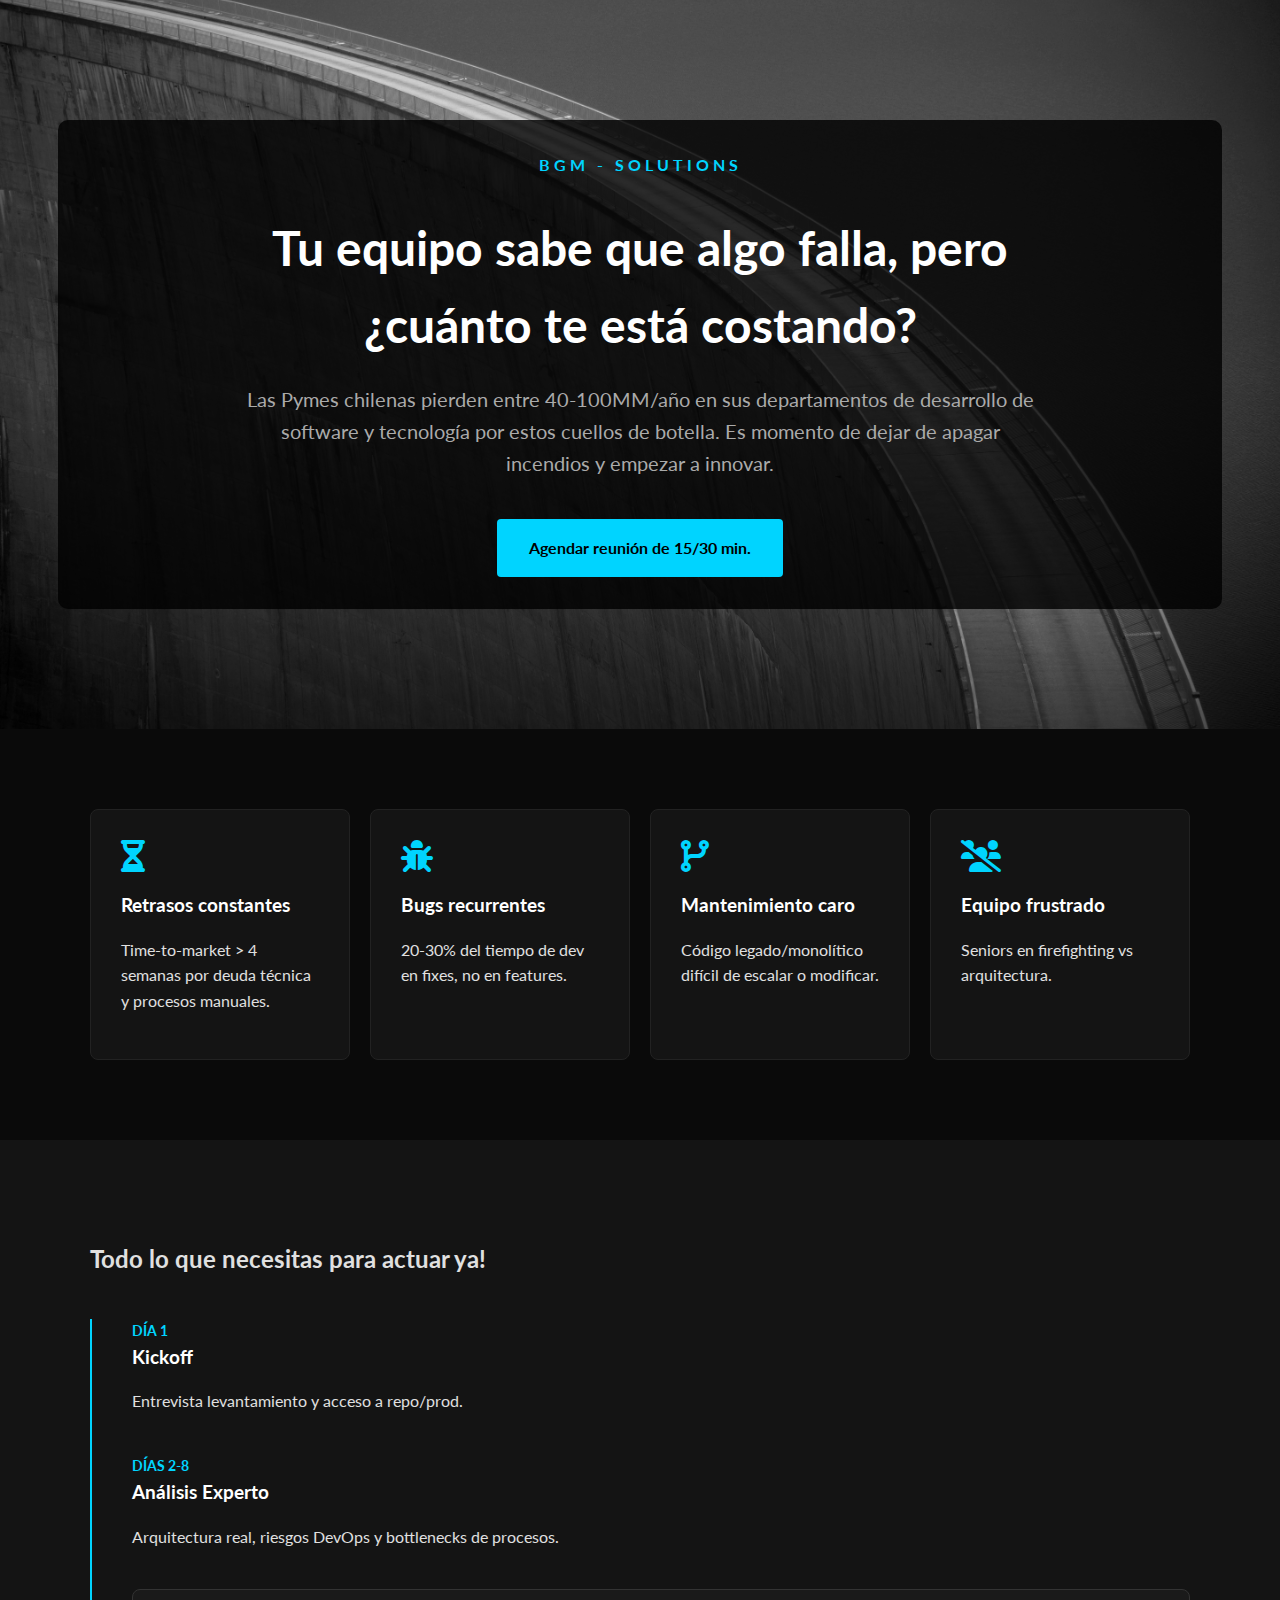
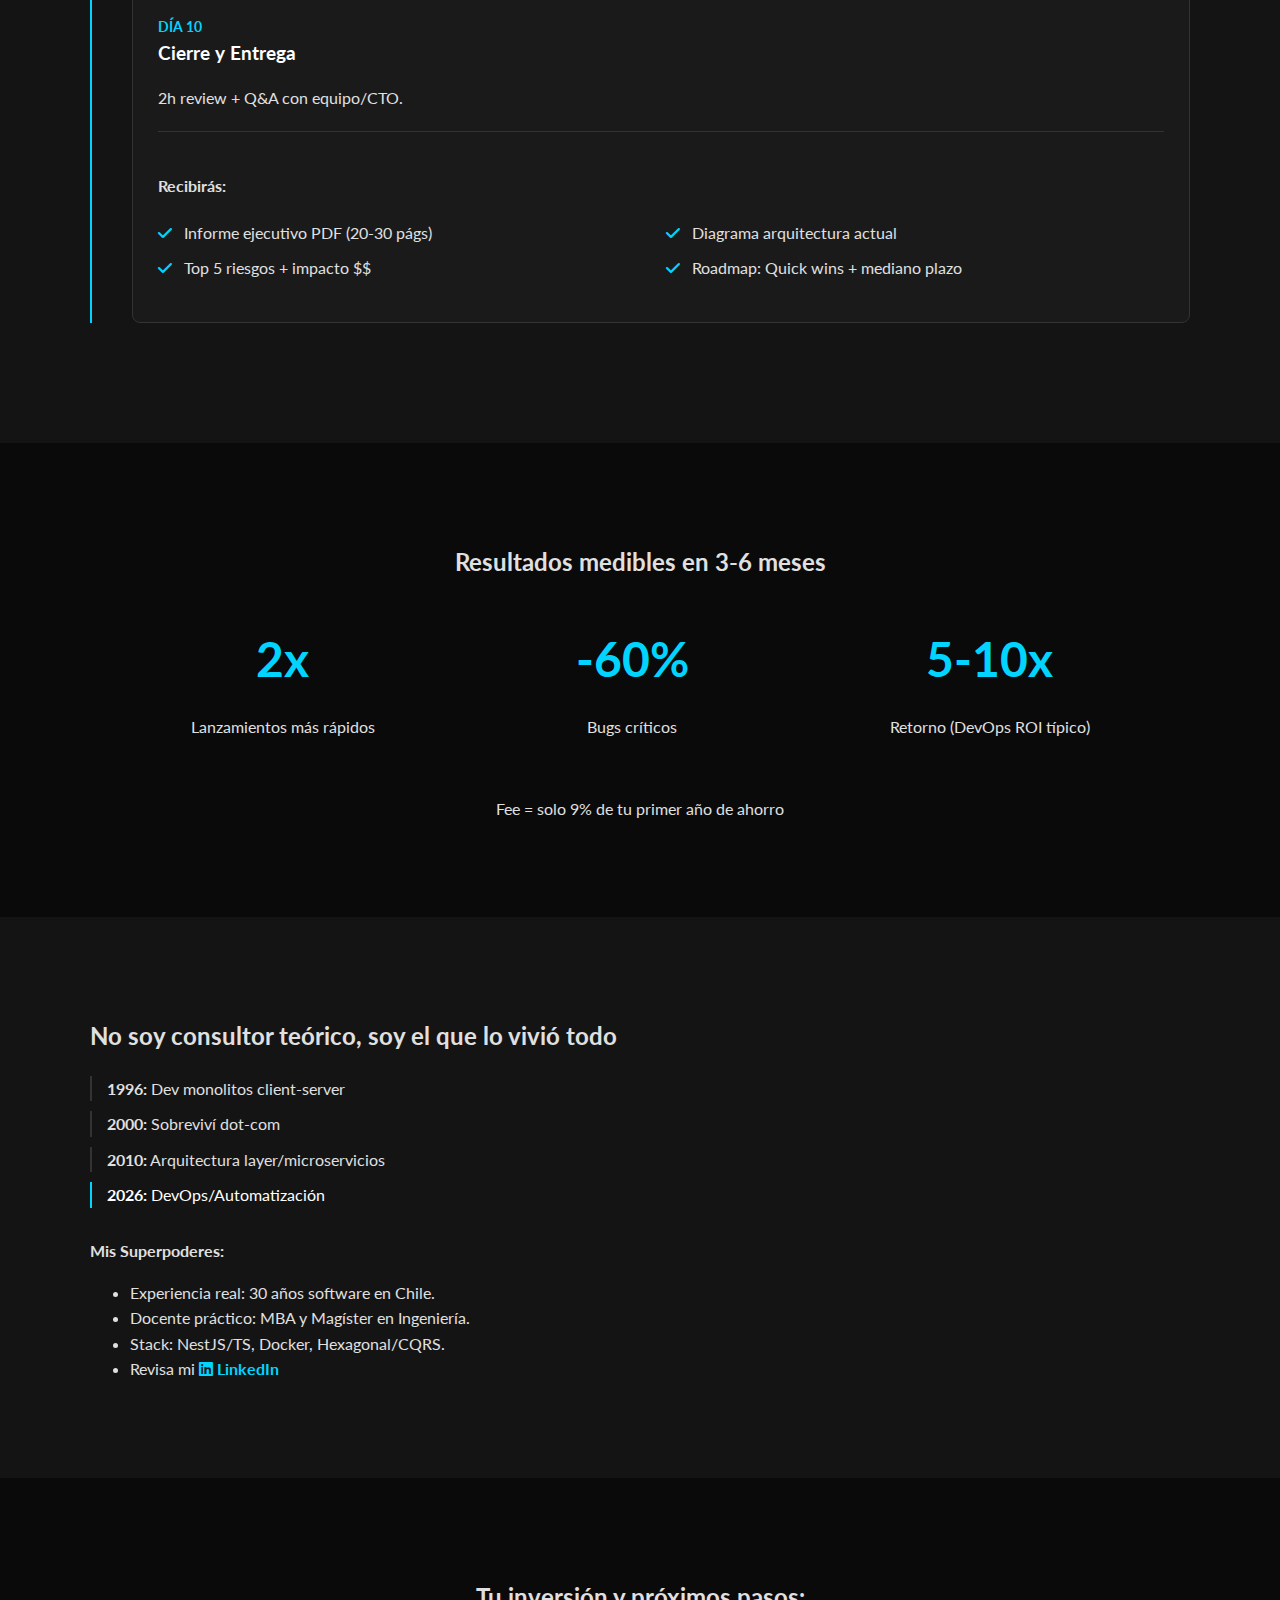
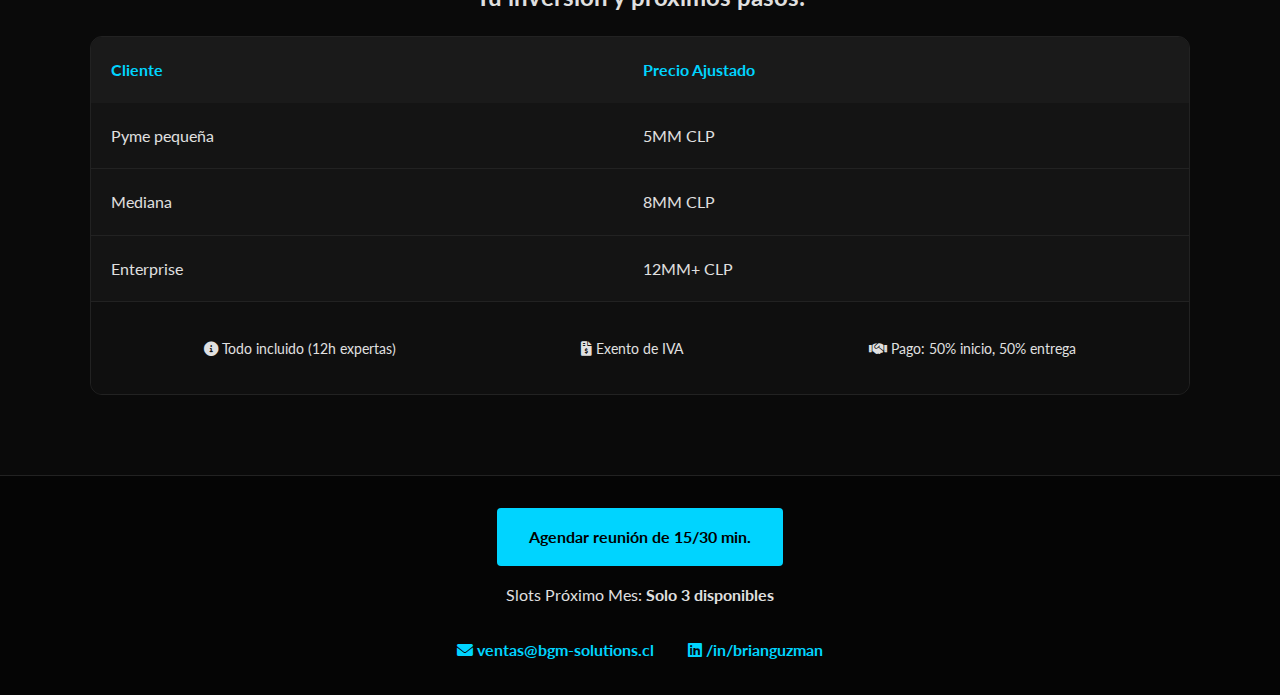
<file: index.html>
<!DOCTYPE html>
<html lang="es" xmlns="http://www.w3.org/1999/html">
<head>
    <meta charset="UTF-8">
    <meta name="viewport" content="width=device-width, initial-scale=1.0">
    <title>BGM Solutions - Consultoría Tecnológica</title>
    <link rel="stylesheet" href="https://cdnjs.cloudflare.com/ajax/libs/font-awesome/6.0.0/css/all.min.css">
    <link rel="stylesheet" href="assets/css/style.css">
    <style>
        @import url("https://fonts.googleapis.com/css2?family=Lato:ital,wght@0,100;0,300;0,400;0,700;0,900;1,100;1,300;1,400;1,700;1,900&display=swap");
    </style>
</head>
<body>

<header class="hero">
    <div class="container hero-content">
        <span class="brand">BGM - SOLUTIONS</span>
        <h1>Tu equipo sabe que algo falla, pero <br>¿cuánto te está costando?</h1>
        <p class="hero-subtitle">Las Pymes chilenas pierden entre 40-100MM/año en sus departamentos de desarrollo de software y tecnología por estos cuellos de botella. Es momento de dejar de apagar incendios y empezar a innovar.</p>
        <div class="hero-cta">
            <a href="https://calendar.app.google/4occ12N5XGe6aqYf8" class="btn-primary">Agendar reunión de 15/30 min.</a>
        </div>
    </div>
</header>

<section class="container section-padding">
    <div class="grid-problems">
        <div class="card">
            <i class="fas fa-hourglass-half"></i>
            <h3>Retrasos constantes</h3>
            <p>Time-to-market > 4 semanas por deuda técnica y procesos manuales.</p>
        </div>
        <div class="card">
            <i class="fas fa-bug"></i>
            <h3>Bugs recurrentes</h3>
            <p>20-30% del tiempo de dev en fixes, no en features.</p>
        </div>
        <div class="card">
            <i class="fas fa-code-branch"></i>
            <h3>Mantenimiento caro</h3>
            <p>Código legado/monolítico difícil de escalar o modificar.</p>
        </div>
        <div class="card">
            <i class="fas fa-users-slash"></i>
            <h3>Equipo frustrado</h3>
            <p>Seniors en firefighting vs arquitectura.</p>
        </div>
    </div>
</section>

<section class="bg-dark-alt section-padding">
    <div class="container">
        <h2 class="section-title">Todo lo que necesitas para actuar ya!</h2>
        <div class="timeline-container">
            <div class="timeline-step">

                <div class="step-header"><span>Día 1</span> Kickoff</div>
                <p>Entrevista levantamiento y acceso a repo/prod.</p>
            </div>
            <div class="timeline-step">

                <div class="step-header"><span>Días 2-8</span> Análisis Experto</div>
                <p>Arquitectura real, riesgos DevOps y bottlenecks de procesos.</p>
            </div>
            <div class="timeline-step highlight">

                <div class="step-header"><span>Día 10</span> Cierre y Entrega</div>
                <p>2h review + Q&A con equipo/CTO.</p>
                <div class="deliverables-box">
                    <h4>Recibirás:</h4>
                    <ul class="deliverables-list">

                        <li><i class="fas fa-check"></i> Informe ejecutivo PDF (20-30 págs)</li>

                        <li><i class="fas fa-check"></i> Diagrama arquitectura actual</li>

                        <li><i class="fas fa-check"></i> Top 5 riesgos + impacto $$</li>

                        <li><i class="fas fa-check"></i> Roadmap: Quick wins + mediano plazo</li>
                    </ul>
                </div>
            </div>
        </div>
    </div>
</section>

<section class="container section-padding text-center">
    <h2 class="section-title">Resultados medibles en 3-6 meses</h2>
    <div class="roi-grid">
        <div class="roi-item">
            <span class="roi-value">2x</span>
            <p>Lanzamientos más rápidos</p>
        </div>
        <div class="roi-item">
            <span class="roi-value">-60%</span>
            <p>Bugs críticos</p>
        </div>
        <div class="roi-item">
            <span class="roi-value">5-10x</span>
            <p>Retorno (DevOps ROI típico)</p>
        </div>
    </div>
    <p class="fee-note">Fee = solo 9% de tu primer año de ahorro</p>
</section>

<section class="bg-dark-alt section-padding">
    <div class="container bio-flex">
        <div class="bio-text">
            <h2 class="section-title">No soy consultor teórico, soy el que lo vivió todo</h2>
            <div class="career-path">

                <div class="path-item"><strong>1996:</strong> Dev monolitos client-server</div>

                <div class="path-item"><strong>2000:</strong> Sobreviví dot-com</div>

                <div class="path-item"><strong>2010:</strong> Arquitectura layer/microservicios</div>

                <div class="path-item current"><strong>2026:</strong> DevOps/Automatización</div>
            </div>
            <div class="powers">
                <p><strong>Mis Superpoderes:</strong></p>
                <ul>

                    <li>Experiencia real: 30 años software en Chile.</li>

                    <li>Docente práctico: MBA y Magíster en Ingeniería.</li>

                    <li>Stack: NestJS/TS, Docker, Hexagonal/CQRS.</li>
                    <li>Revisa mi <a href="https://linkedin.com/in/brianguzman" target="_blank"><i class="fab fa-linkedin"></i> LinkedIn</a></li>
                </ul>
            </div>
        </div>
    </div>
</section>

<section class="container section-padding">
    <h2 class="section-title text-center">Tu inversión y próximos pasos:</h2>
    <div class="pricing-table-container">
        <table class="pricing-table">
            <thead>
            <tr>
                <th>Cliente</th>

                <th>Precio Ajustado</th>
            </tr>
            </thead>
            <tbody>
            <tr>
                <td>Pyme pequeña</td>
                <td>5MM CLP</td>
            </tr>
            <tr>
                <td>Mediana</td>
                <td>8MM CLP</td>
            </tr>
            <tr>
                <td>Enterprise</td>
                <td>12MM+ CLP</td>
            </tr>
            </tbody>
        </table>
        <div class="pricing-info">
            <p><i class="fas fa-info-circle"></i> Todo incluido (12h expertas)</p>
            <p><i class="fas fa-file-invoice-dollar"></i> Exento de IVA</p>
            <p><i class="fas fa-handshake"></i> Pago: 50% inicio, 50% entrega</p>
        </div>
    </div>
</section>

<footer class="footer">
    <div class="container text-center">
        <span class="container">
        <a href="https://calendar.app.google/4occ12N5XGe6aqYf8" class="btn-primary">Agendar reunión de 15/30 min.</a>
        </span>
        <p>Slots Próximo Mes: <strong>Solo 3 disponibles</strong></p>
        <div class="contact-box">
            <a href="mailto:ventas@bgm-solutions.cl"><i class="fas fa-envelope"></i> ventas@bgm-solutions.cl</a>
            <a href="https://linkedin.com/in/brianguzman" target="_blank"><i class="fab fa-linkedin"></i>
                /in/brianguzman</a>
        </div>
    </div>
</footer>

<a href="#" id="scrollTopBtn" class="scroll-top-btn" title="Volver arriba">
    <i class="fas fa-arrow-up"></i>
</a>

<script src="assets/js/main.js"></script>

</body>
</html>
</file>
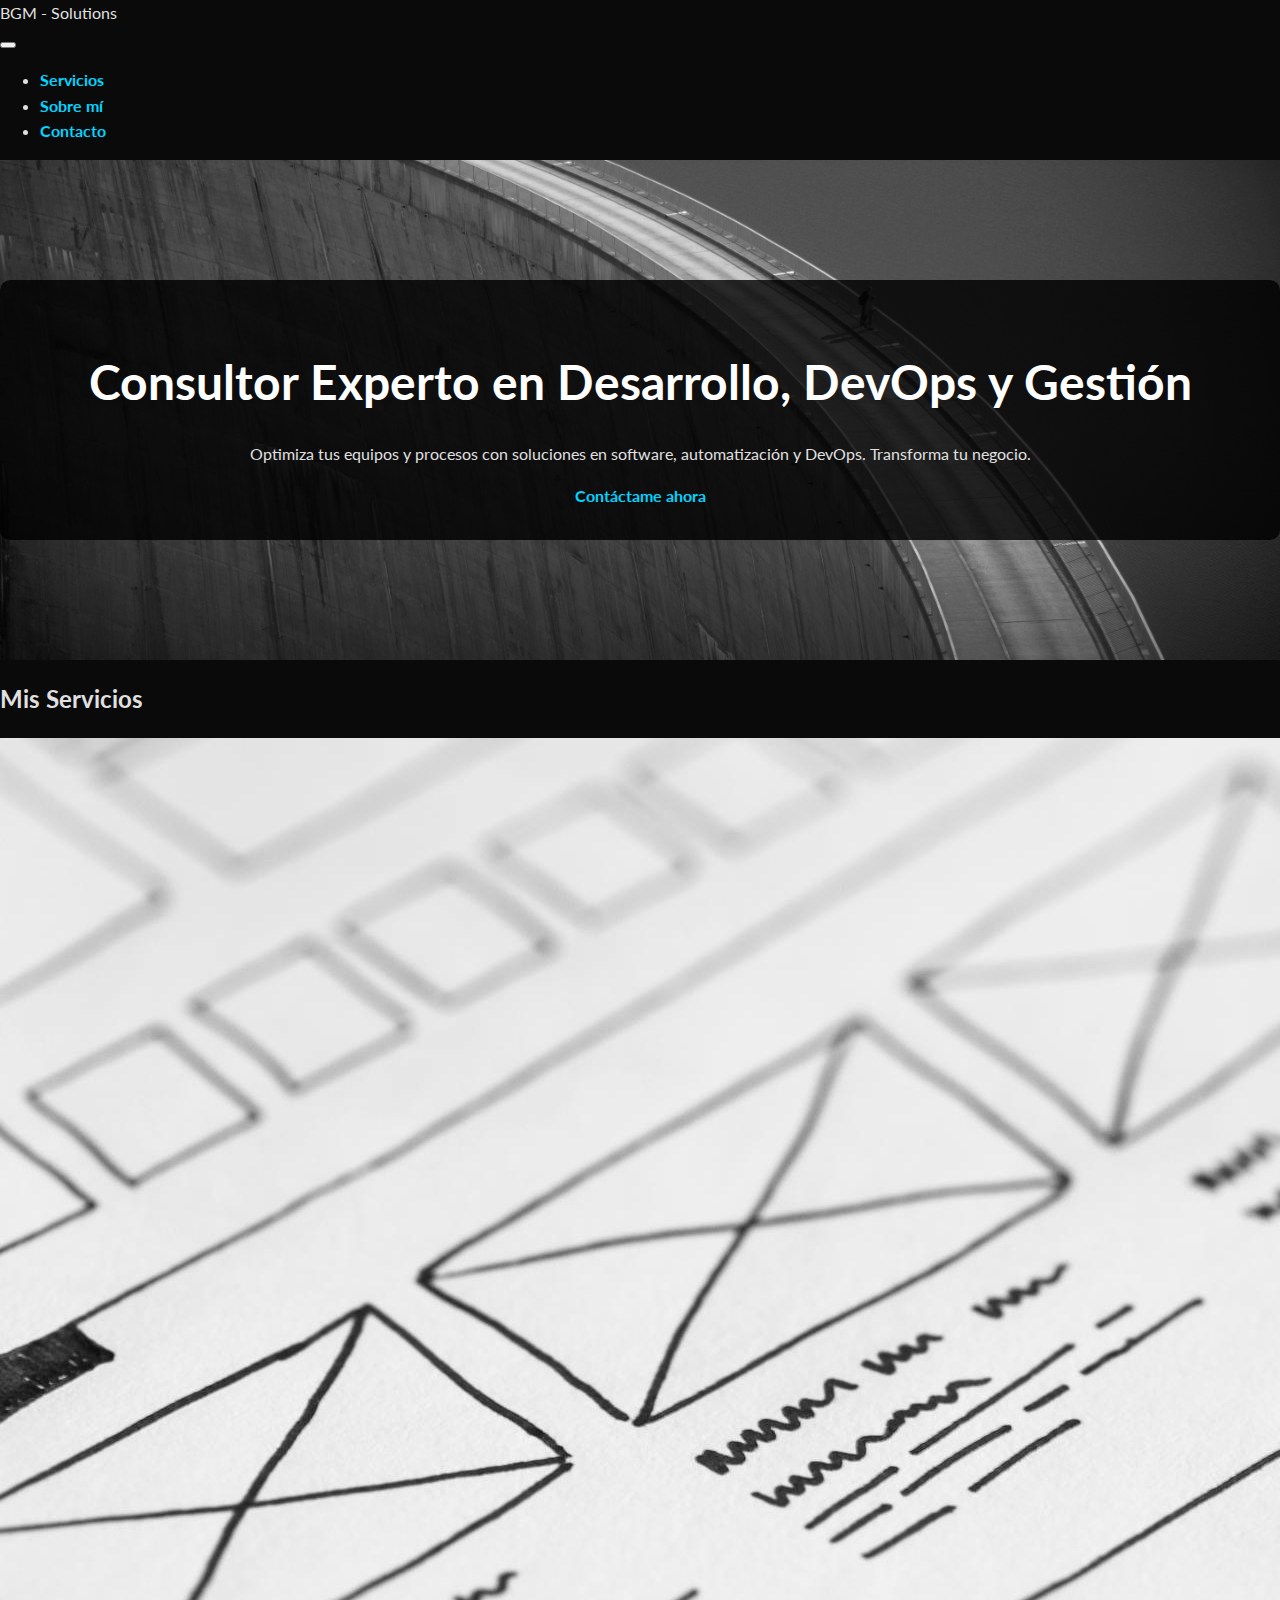
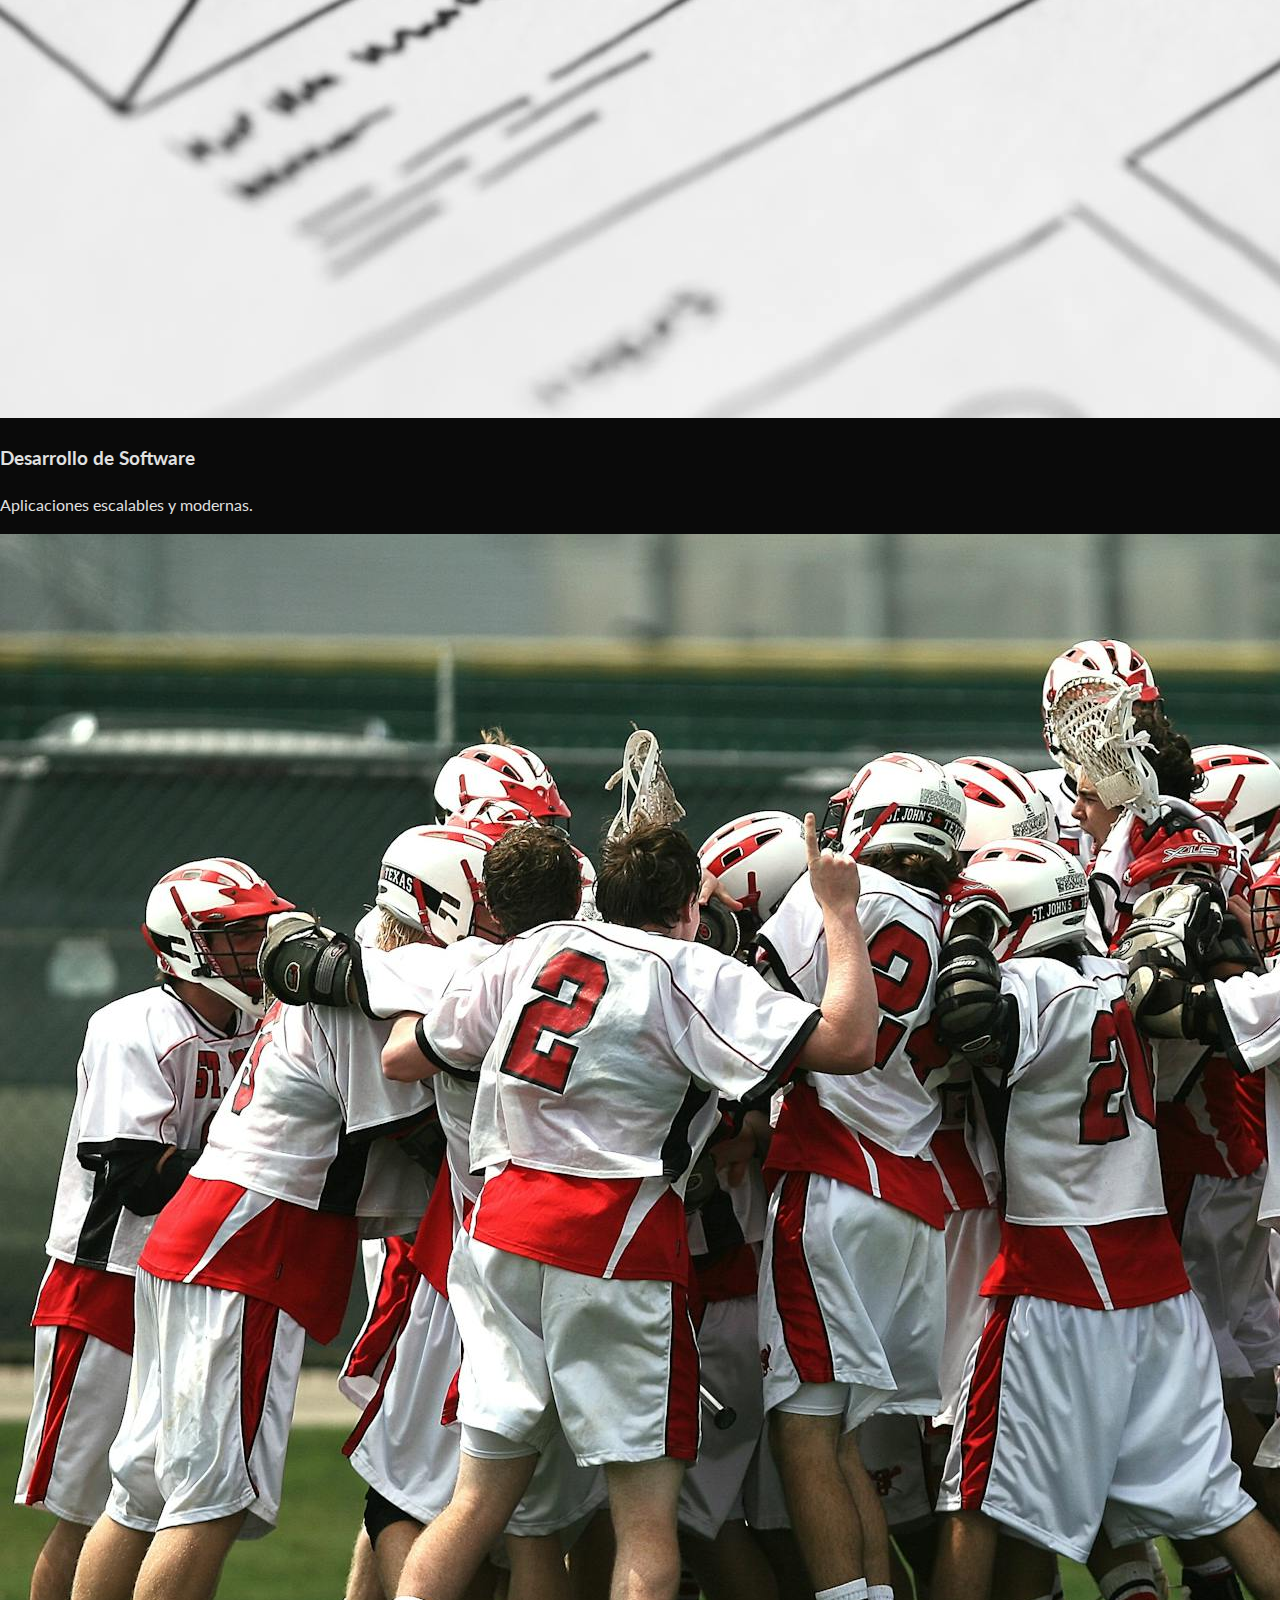
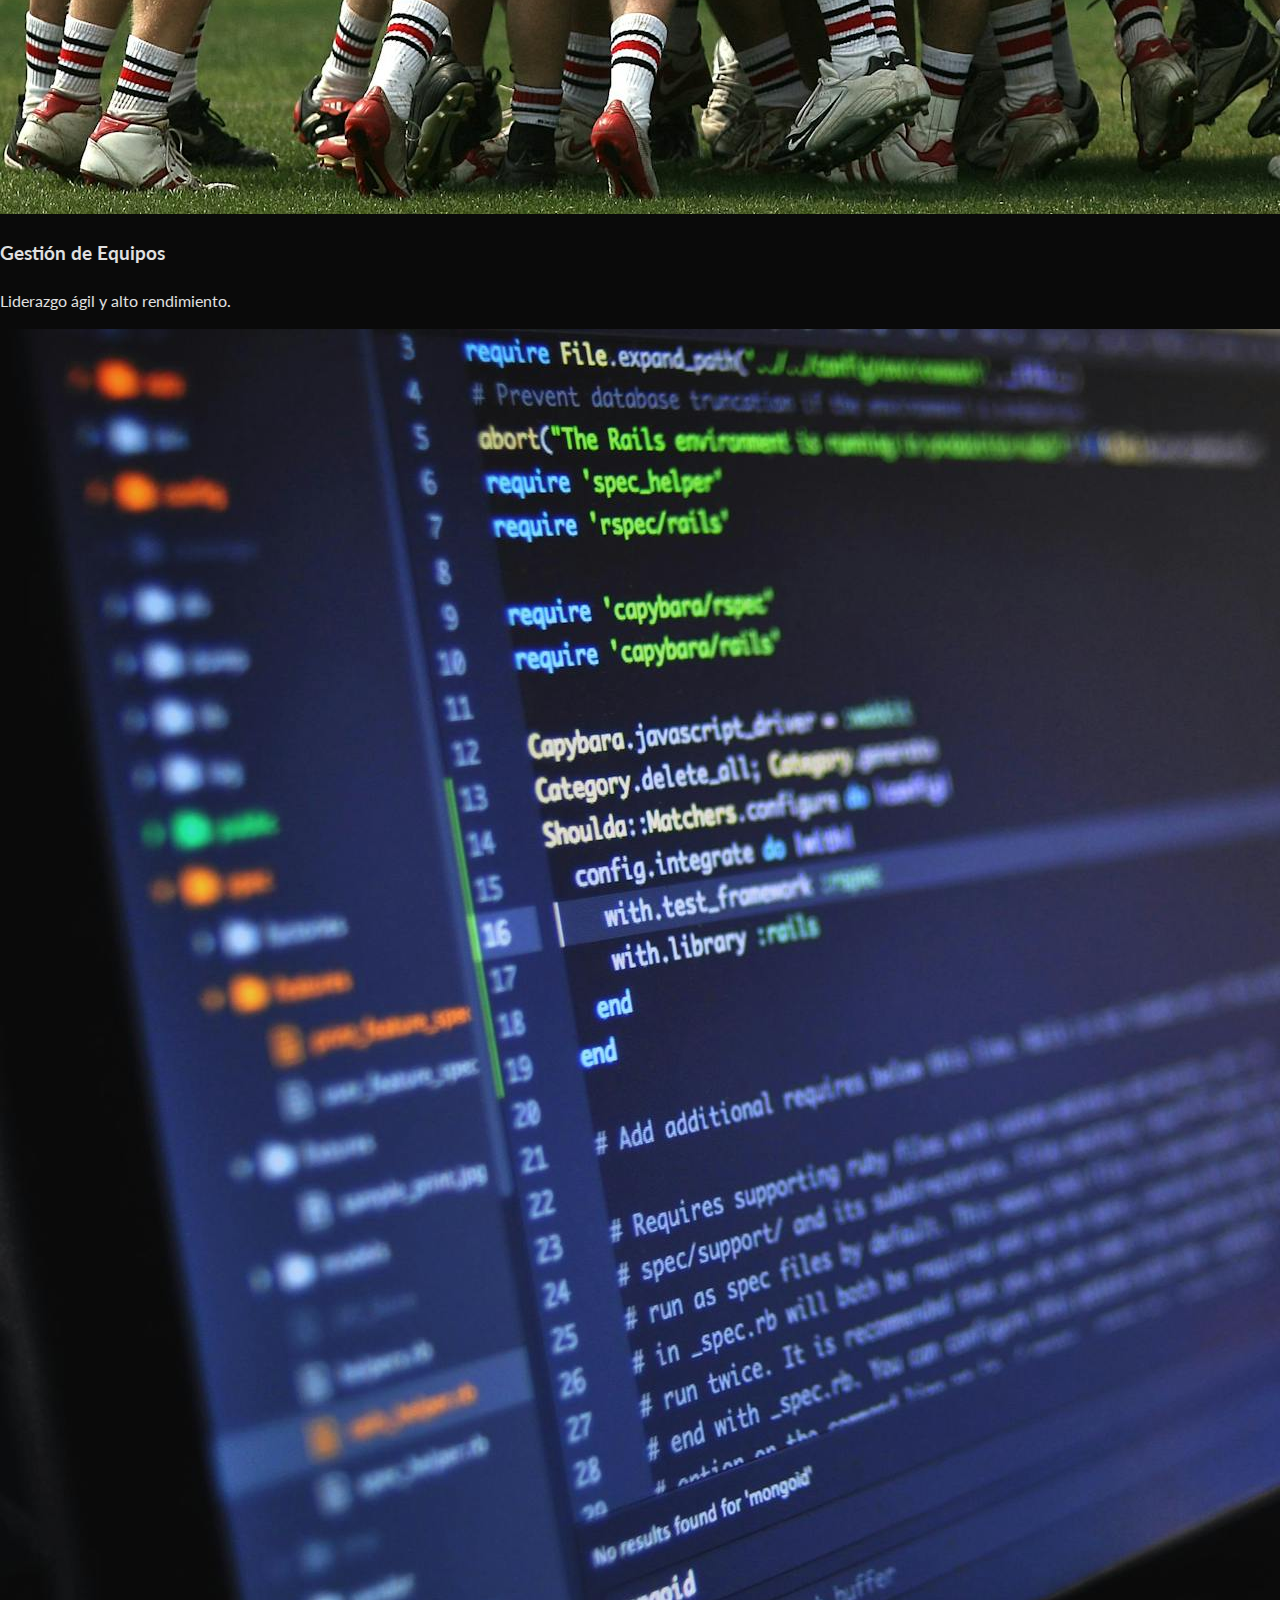
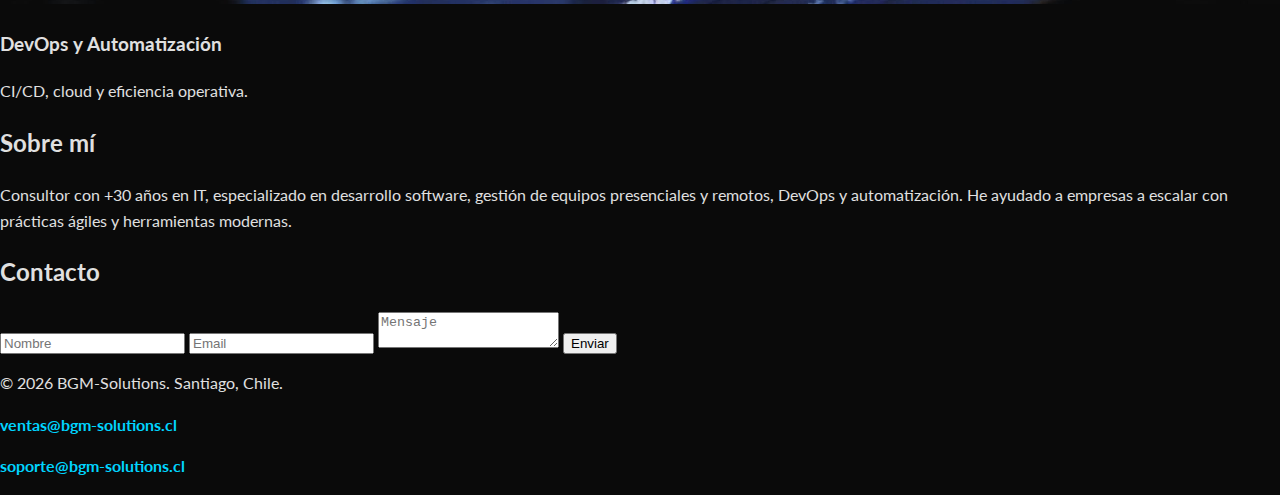
<file: index1.html>
<!doctype html>
<html lang="es">
    <head>
        <meta charset="UTF-8" />
        <meta name="viewport" content="width=device-width, initial-scale=1.0" />
        <title>
            BGM - Solutions, consultoría en Desarrollo Software, DevOps y Gestión Equipos
        </title>
        <style>
            @import url("https://fonts.googleapis.com/css2?family=Lato:ital,wght@0,100;0,300;0,400;0,700;0,900;1,100;1,300;1,400;1,700;1,900&display=swap");
        </style>
        <link rel="stylesheet" href="assets/css/style.css" />
    </head>
    <body>
        <header class="header">
            <div class="logo">BGM - Solutions</div>
            <button class="menu-toggle" id="menuToggle" aria-label="Abrir menú">
                <span></span>
                <span></span>
                <span></span>
            </button>
            <nav class="nav-menu" id="navMenu">
                <ul>
                    <li><a href="#servicios">Servicios</a></li>
                    <li><a href="#sobre-mi">Sobre mí</a></li>
                    <li><a href="#contacto">Contacto</a></li>
                </ul>
            </nav>
        </header>

        <section id="hero" class="hero">
            <div class="hero-content">
                <h1>Consultor Experto en Desarrollo, DevOps y Gestión</h1>
                <p>
                    Optimiza tus equipos y procesos con soluciones en software,
                    automatización y DevOps. Transforma tu negocio.
                </p>
                <a href="#contacto" class="cta">Contáctame ahora</a>
            </div>
        </section>

        <section id="servicios" class="servicios">
            <h2>Mis Servicios</h2>
            <div class="servicios-grid">
                <div class="servicio">
                    <img
                        src="assets/img/desarrollo.jpg"
                        alt="Desarrollo Software"
                    />
                    <h3>Desarrollo de Software</h3>
                    <p>Aplicaciones escalables y modernas.</p>
                </div>
                <div class="servicio">
                    <img src="assets/img/gestion.jpg" alt="Gestión Equipos" />
                    <h3>Gestión de Equipos</h3>
                    <p>Liderazgo ágil y alto rendimiento.</p>
                </div>
                <div class="servicio">
                    <img src="assets/img/devops.jpg" alt="DevOps" />
                    <h3>DevOps y Automatización</h3>
                    <p>CI/CD, cloud y eficiencia operativa.</p>
                </div>
            </div>
        </section>

        <section id="sobre-mi" class="sobre-mi">
            <h2>Sobre mí</h2>
            <p>
                Consultor con +30 años en IT, especializado en desarrollo
                software, gestión de equipos presenciales y remotos, DevOps y
                automatización. He ayudado a empresas a escalar con prácticas
                ágiles y herramientas modernas.
            </p>
        </section>

        <section id="contacto" class="contacto">
            <h2>Contacto</h2>
            <form>
                <input type="text" placeholder="Nombre" required />
                <input type="email" placeholder="Email" required />
                <textarea placeholder="Mensaje" required></textarea>
                <button type="submit" class="cta">Enviar</button>
            </form>
        </section>

        <footer>
            <p>&copy; 2026 BGM-Solutions. Santiago, Chile.</p>
            <p><a href="mailto:ventas@bgm-solutions.cl">ventas@bgm-solutions.cl</a></p>

            <p><a href="mailto:soporte@bgm-solutions.cl">soporte@bgm-solutions.cl</a></p>
        </footer>
        <script>
            // Menú colapsable
            const menuToggle = document.getElementById("menuToggle");
            const navMenu = document.getElementById("navMenu");
            const navLinks = navMenu.querySelectorAll("a");

            menuToggle.addEventListener("click", () => {
                navMenu.classList.toggle("active");
                menuToggle.classList.toggle("active");
            });

            // Cerrar menú al hacer click en un enlace
            navLinks.forEach((link) => {
                link.addEventListener("click", () => {
                    navMenu.classList.remove("active");
                    menuToggle.classList.remove("active");
                });
            });

            // Cerrar menú al hacer click fuera
            document.addEventListener("click", (e) => {
                if (!e.target.closest("header")) {
                    navMenu.classList.remove("active");
                    menuToggle.classList.remove("active");
                }
            });

            // Scroll reveal
            window.addEventListener("scroll", () => {
                document
                    .querySelectorAll(".servicios, .sobre-mi, .contacto")
                    .forEach((el) => {
                        if (el.getBoundingClientRect().top < window.innerHeight)
                            el.classList.add("visible");
                    });
            });
        </script>
    </body>
</html>
</file>
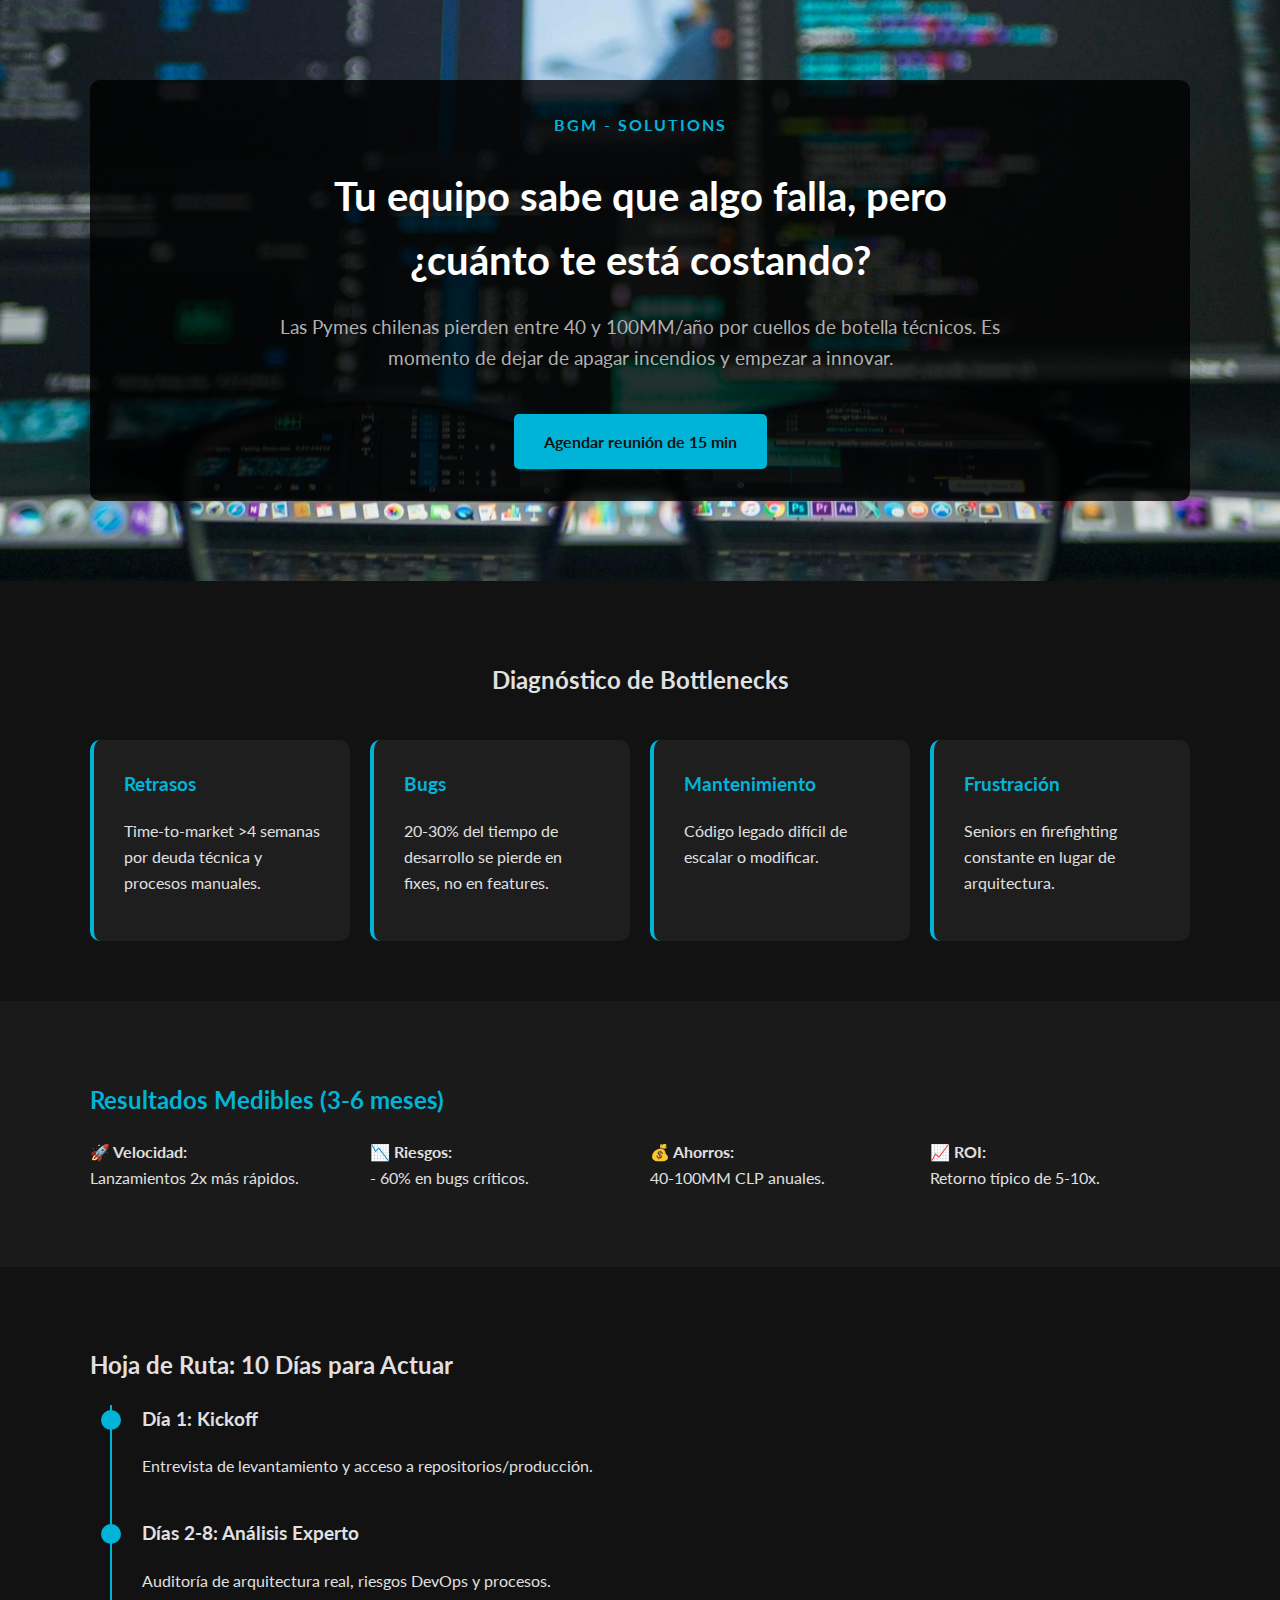
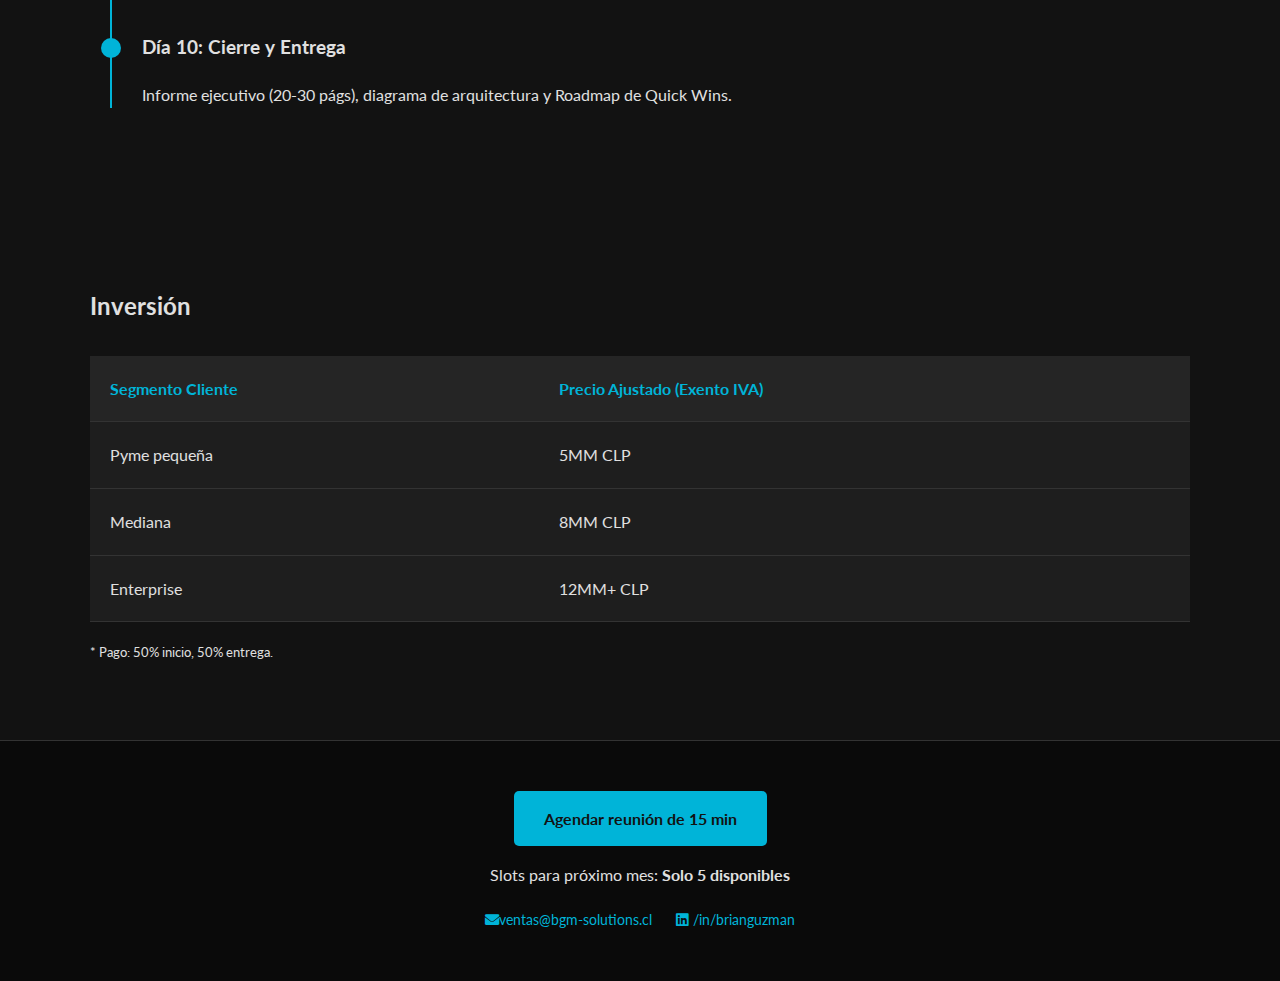
<file: index2.html>
<!DOCTYPE html>
<html lang="es" xmlns="http://www.w3.org/1999/html">
<head>
    <meta charset="UTF-8">
    <meta name="viewport" content="width=device-width, initial-scale=1.0">
    <title>BGM Solutions - Consultoría Tecnológica</title>
    <link rel="stylesheet" href="https://cdnjs.cloudflare.com/ajax/libs/font-awesome/6.0.0/css/all.min.css">
    <link rel="stylesheet" href="assets/css/style2.css">
    <style>
        @import url("https://fonts.googleapis.com/css2?family=Lato:ital,wght@0,100;0,300;0,400;0,700;0,900;1,100;1,300;1,400;1,700;1,900&display=swap");
    </style>
</head>
<body>

<header>
    <div class="container hero">
        <div class="hero-content">
            <span class="logo">BGM - SOLUTIONS</span>
            <h1>Tu equipo sabe que algo falla, pero <br> ¿cuánto te está costando?</h1>
            <p class="hero-subtitle">
                Las Pymes chilenas pierden entre 40 y 100MM/año por cuellos de botella técnicos.
                Es momento de dejar de apagar incendios y empezar a innovar.
            </p>
            <a href="https://calendly.com/b-guzman-m" class="cta-button">Agendar reunión de 15 min</a>
        </div>
    </div>
</header>

<section class="container section-padding">
    <h2 style="text-align: center;">Diagnóstico de Bottlenecks</h2>
    <div class="grid-problems">
        <div class="card">
            <h3>Retrasos</h3>
            <p>Time-to-market >4 semanas por deuda técnica y procesos manuales.</p>
        </div>
        <div class="card">
            <h3>Bugs</h3>
            <p>20-30% del tiempo de desarrollo se pierde en fixes, no en features.</p>
        </div>
        <div class="card">
            <h3>Mantenimiento</h3>
            <p>Código legado difícil de escalar o modificar.</p>
        </div>
        <div class="card">
            <h3>Frustración</h3>
            <p>Seniors en firefighting constante en lugar de arquitectura.</p>
        </div>
    </div>
</section>

<section style="background-color: #1a1a1a;" class="section-padding">
    <div class="container">
        <h2 style="color: var(--accent-blue);">Resultados Medibles (3-6 meses)</h2>
        <ul style="list-style: none; padding: 0; display: grid; grid-template-columns: repeat(auto-fit, minmax(200px, 1fr)); gap: 20px;">
            <li><strong>🚀 Velocidad:</strong> <br> Lanzamientos 2x más rápidos.</li>
            <li><strong>📉 Riesgos:</strong> <br> - 60% en bugs críticos.</li>
            <li><strong>💰 Ahorros:</strong> <br> 40-100MM CLP anuales.</li>
            <li><strong>📈 ROI:</strong> <br> Retorno típico de 5-10x.</li>
        </ul>
    </div>
</section>

<section class="container section-padding">
    <h2>Hoja de Ruta: 10 Días para Actuar</h2>
    <div class="timeline">
        <div class="timeline-item">
            <h3>Día 1: Kickoff</h3>
            <p>Entrevista de levantamiento y acceso a repositorios/producción.</p>
        </div>
        <div class="timeline-item">
            <h3>Días 2-8: Análisis Experto</h3>
            <p>Auditoría de arquitectura real, riesgos DevOps y procesos.</p>
        </div>
        <div class="timeline-item">
            <h3>Día 10: Cierre y Entrega</h3>
            <p>Informe ejecutivo (20-30 págs), diagrama de arquitectura y Roadmap de Quick Wins.</p>
        </div>
    </div>
</section>

<section class="container section-padding">
    <h2>Inversión</h2>
    <table>
        <thead>
        <tr>
            <th>Segmento Cliente</th>
            <th>Precio Ajustado (Exento IVA)</th>
        </tr>
        </thead>
        <tbody>
        <tr>
            <td>Pyme pequeña</td>
            <td>5MM CLP</td>
        </tr>
        <tr>
            <td>Mediana</td>
            <td>8MM CLP</td>
        </tr>
        <tr>
            <td>Enterprise</td>
            <td>12MM+ CLP</td>
        </tr>
        </tbody>
    </table>
    <p><small>* Pago: 50% inicio, 50% entrega.</small></p>
</section>

<footer>
    <div class="container">
        <a href="https://calendly.com/b-guzman-m" class="cta-button">Agendar reunión de 15 min</a>
        <p>Slots para próximo mes: <strong>Solo 5 disponibles</strong></p>
        <div class="contact-info">
            <a href="mailto:brian@bgm-solutions.cl"><i class="fas fa-envelope"></i>ventas@bgm-solutions.cl</a>
            <!--<a href="tel:+56957641042"><i class="fas fa-phone"></i> +56 9 5764 1042</a>-->
            <a href="https://linkedin.com/in/brianguzman" target="_blank"><i class="fab fa-linkedin"></i>
                /in/brianguzman</a>
        </div>
    </div>
</footer>

</body>
</html>
</file>
<file: assets/css/style.css>
:root {
    --bg-main: #0a0a0a;
    --bg-alt: #141414;
    --accent: #00d4ff;
    --text: #e0e0e0;
    --card-border: #222;
}

body {
    background-color: var(--bg-main);
    color: var(--text);
    font-family: 'Lato', 'Inter', sans-serif;
    margin: 0;
    line-height: 1.6;
}

.container {
    max-width: 1100px;
    margin: 0 auto;
    padding: 0 20px;
}

.section-padding {
    padding: 80px 0;
}

.text-center {
    text-align: center;
}

.bg-dark-alt {
    background-color: var(--bg-alt);
}

/* Hero */
.hero {
    padding: 120px 0;
    background: url("../img/hero-dam.jpeg") center/cover;
    /*background: radial-gradient(circle at 50% 50%, #1a1a1a 0%, #0a0a0a 100%);*/
    text-align: center;
}

.hero-content {
    /*max-width: 600px;*/
    padding: 2rem 2rem 2rem;
    background-color: rgba(0, 0, 0, 0.8);
    border-radius: 10px;
}

.brand {
    color: var(--accent);
    font-weight: bold;
    letter-spacing: 4px;
    display: block;
    margin-bottom: 20px;
}

h1 {
    font-size: 3rem;
    color: #fff;
    margin-bottom: 20px;
}

.hero-subtitle {
    font-size: 1.25rem;
    color: #aaa;
    max-width: 800px;
    margin: 0 auto 40px;
}

.btn-primary {
    background: var(--accent);
    color: #000;
    padding: 16px 32px;
    text-decoration: none;
    font-weight: bold;
    border-radius: 4px;
    transition: 0.3s;
    display: inline-block;
}

.btn-primary:hover {
    transform: translateY(-3px);
    box-shadow: 0 10px 20px rgba(0, 212, 255, 0.3);
}

/* Cards Problemas */
.grid-problems {
    display: grid;
    grid-template-columns: repeat(auto-fit, minmax(240px, 1fr));
    gap: 20px;
}

.card {
    background: var(--bg-alt);
    padding: 30px;
    border-radius: 8px;
    border: 1px solid var(--card-border);
    transition: 0.3s;
}

.card i {
    color: var(--accent);
    font-size: 2rem;
    margin-bottom: 15px;
    display: block;
}

.card h3 {
    color: #fff;
    margin-bottom: 10px;
}

/* Timeline */
.timeline-container {
    border-left: 2px solid var(--accent);
    padding-left: 40px;
    margin-top: 40px;
}

.timeline-step {
    margin-bottom: 40px;
    position: relative;
}

.step-header {
    font-weight: bold;
    font-size: 1.2rem;
    color: #fff;
    margin-bottom: 10px;
}

.step-header span {
    color: var(--accent);
    display: block;
    font-size: 0.9rem;
    text-transform: uppercase;
}

.highlight {
    background: #1a1a1a;
    padding: 25px;
    border-radius: 8px;
    border: 1px solid #333;
}

.deliverables-box {
    margin-top: 20px;
    padding-top: 20px;
    border-top: 1px solid #333;
}

.deliverables-list {
    list-style: none;
    padding: 0;
    display: grid;
    grid-template-columns: 1fr 1fr;
    gap: 10px;
}

.deliverables-list i {
    color: var(--accent);
    margin-right: 8px;
}

/* ROI & Bio */
.roi-grid {
    display: flex;
    justify-content: space-around;
    margin: 40px 0;
}

.roi-value {
    font-size: 3rem;
    font-weight: bold;
    color: var(--accent);
    display: block;
}

.career-path {
    margin-bottom: 30px;
}

.path-item {
    margin-bottom: 10px;
    padding-left: 15px;
    border-left: 2px solid #333;
}

.path-item.current {
    border-left-color: var(--accent);
    color: #fff;
}

/* Tabla de Precios */
.pricing-table-container {
    background: var(--bg-alt);
    border-radius: 12px;
    overflow: hidden;
    border: 1px solid var(--card-border);
}

.pricing-table {
    width: 100%;
    border-collapse: collapse;
}

.pricing-table th {
    background: #1a1a1a;
    color: var(--accent);
    padding: 20px;
    text-align: left;
}

.pricing-table td {
    padding: 20px;
    border-bottom: 1px solid #222;
}

.pricing-info {
    padding: 20px;
    background: #0f0f0f;
    font-size: 0.9rem;
    display: flex;
    justify-content: space-around;
    flex-wrap: wrap;
}

/* Footer */
.footer {
    border-top: 1px solid #222;
    padding: 2rem;
    background: #050505;
}

.contact-box {
    margin-top: 30px;
}

.contact-box a {
    color: var(--accent);
    text-decoration: none;
    margin: 0 15px;
    font-weight: bold;
}

a {
    color: var(--accent);
    text-decoration: none;
    font-weight: bold;
}

/* Scroll to Top Button */
.scroll-top-btn {
    position: fixed;
    bottom: 20px;
    right: 20px;
    background-color: var(--accent);
    color: var(--bg-main);
    width: 50px;
    height: 50px;
    border-radius: 50%;
    text-align: center;
    line-height: 50px;
    font-size: 24px;
    cursor: pointer;
    display: none;
    transition: opacity 0.3s, transform 0.3s;
    z-index: 1000;
}

.scroll-top-btn:hover {
    background-color: #fff;
    transform: scale(1.1);
}


@media (max-width: 768px) {
    h1 {
        font-size: 2rem;
    }

    .roi-grid {
        flex-direction: column;
        gap: 30px;
    }

    .deliverables-list {
        grid-template-columns: 1fr;
    }

    .hero {
        padding: 20px 0;
    }
}
</file>
<file: assets/css/style2.css>
:root {
    --bg-dark: #121212;
    --bg-card: #1e1e1e;
    --accent-blue: #00b4d8;
    --text-main: #e0e0e0;
    --text-dim: #b0b0b0;
    --white: #ffffff;
}

body {
    font-family: 'Lato', 'Segoe UI', Roboto, Helvetica, Arial, sans-serif;
    background-color: var(--bg-dark);
    color: var(--text-main);
    margin: 0;
    line-height: 1.6;
}

.container {
    max-width: 1100px;
    margin: 0 auto;
    padding: 0 20px;
}

/* Hero Section */

.hero-content {
    /*max-width: 600px;*/
    padding: 2rem 2rem 2rem;
    background-color: rgba(0, 0, 0, 0.8);
    border-radius: 10px;
}
header {
    background: url("../img/hero-bg.jpg") center/cover;
    padding: 80px 0;
    text-align: center;
 /*   background: linear-gradient(180deg, #121212 0%, #1a1a1a 100%);*/
}

.logo {
    font-weight: bold;
    letter-spacing: 2px;
    color: var(--accent-blue);
    margin-bottom: 20px;
    display: block;
}

h1 {
    font-size: 2.5rem;
    margin-bottom: 20px;
    color: var(--white);
}

.hero-subtitle {
    font-size: 1.2rem;
    color: var(--text-dim);
    max-width: 800px;
    margin: 0 auto 40px;
}

/* Botones */
.cta-button {
    background-color: var(--accent-blue);
    color: var(--bg-dark);
    padding: 15px 30px;
    border-radius: 5px;
    text-decoration: none;
    font-weight: bold;
    transition: transform 0.3s ease;
    display: inline-block;
}

.cta-button:hover {
    transform: translateY(-3px);
    box-shadow: 0 5px 15px rgba(0, 180, 216, 0.4);
}

/* Problemas / Grid */
.section-padding { padding: 60px 0; }

.grid-problems {
    display: grid;
    grid-template-columns: repeat(auto-fit, minmax(250px, 1fr));
    gap: 20px;
    margin-top: 40px;
}

.card {
    background-color: var(--bg-card);
    padding: 30px;
    border-radius: 10px;
    border-left: 4px solid var(--accent-blue);
}

.card h3 { color: var(--accent-blue); margin-top: 0; }

/* Timeline */
.timeline {
    border-left: 2px solid var(--accent-blue);
    margin-left: 20px;
    padding-left: 30px;
    position: relative;
}

.timeline-item { margin-bottom: 40px; position: relative; }
.timeline-item::before {
    content: '';
    position: absolute;
    left: -41px;
    top: 5px;
    width: 20px;
    height: 20px;
    background: var(--accent-blue);
    border-radius: 50%;
}

/* Tabla de Precios */
table {
    width: 100%;
    border-collapse: collapse;
    margin-top: 30px;
    background: var(--bg-card);
}

th, td {
    padding: 20px;
    text-align: left;
    border-bottom: 1px solid #333;
}

th { background-color: #252525; color: var(--accent-blue); }

/* Footer */
footer {
    background-color: #0a0a0a;
    padding: 50px 0;
    text-align: center;
    border-top: 1px solid #333;
}

.contact-info { margin-top: 20px; font-size: 0.9rem; }
.contact-info a { color: var(--accent-blue); text-decoration: none; margin: 0 10px; }

@media (max-width: 768px) {
    h1 { font-size: 1.8rem; }
}
</file>
